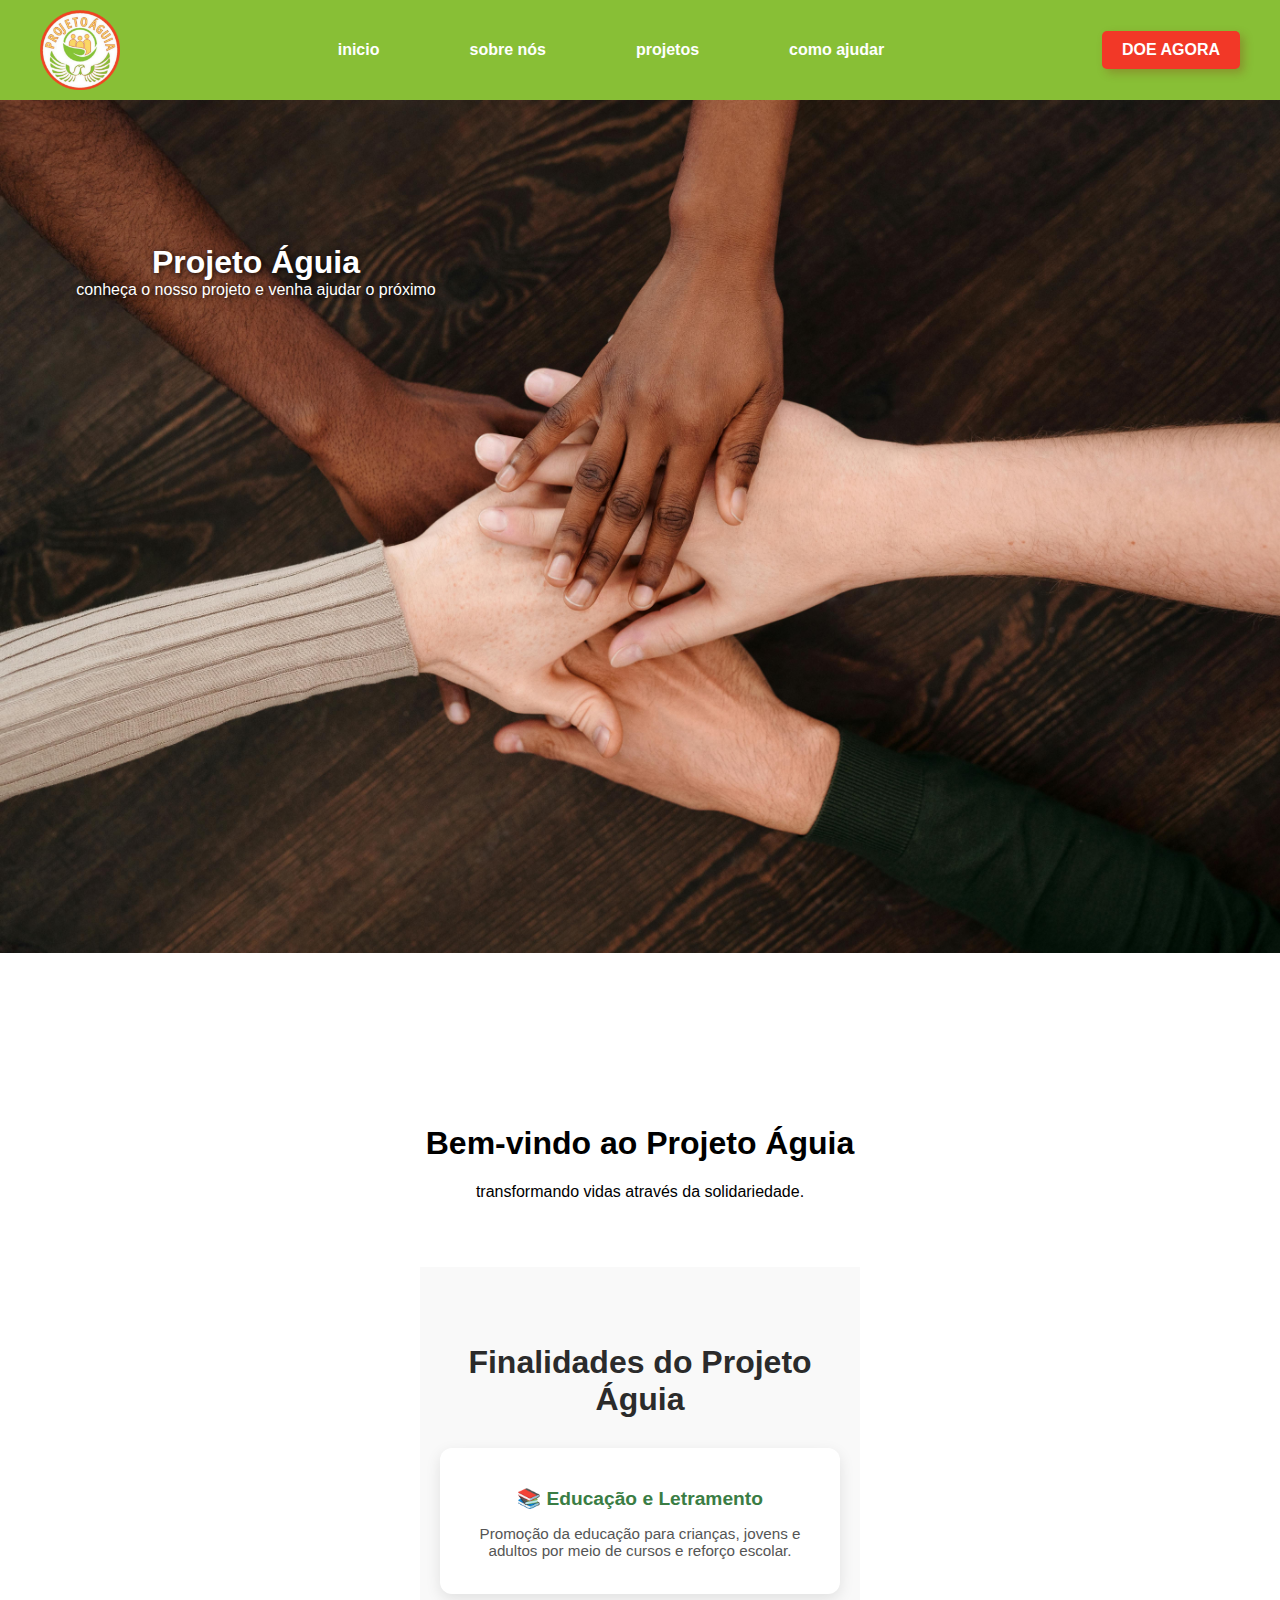
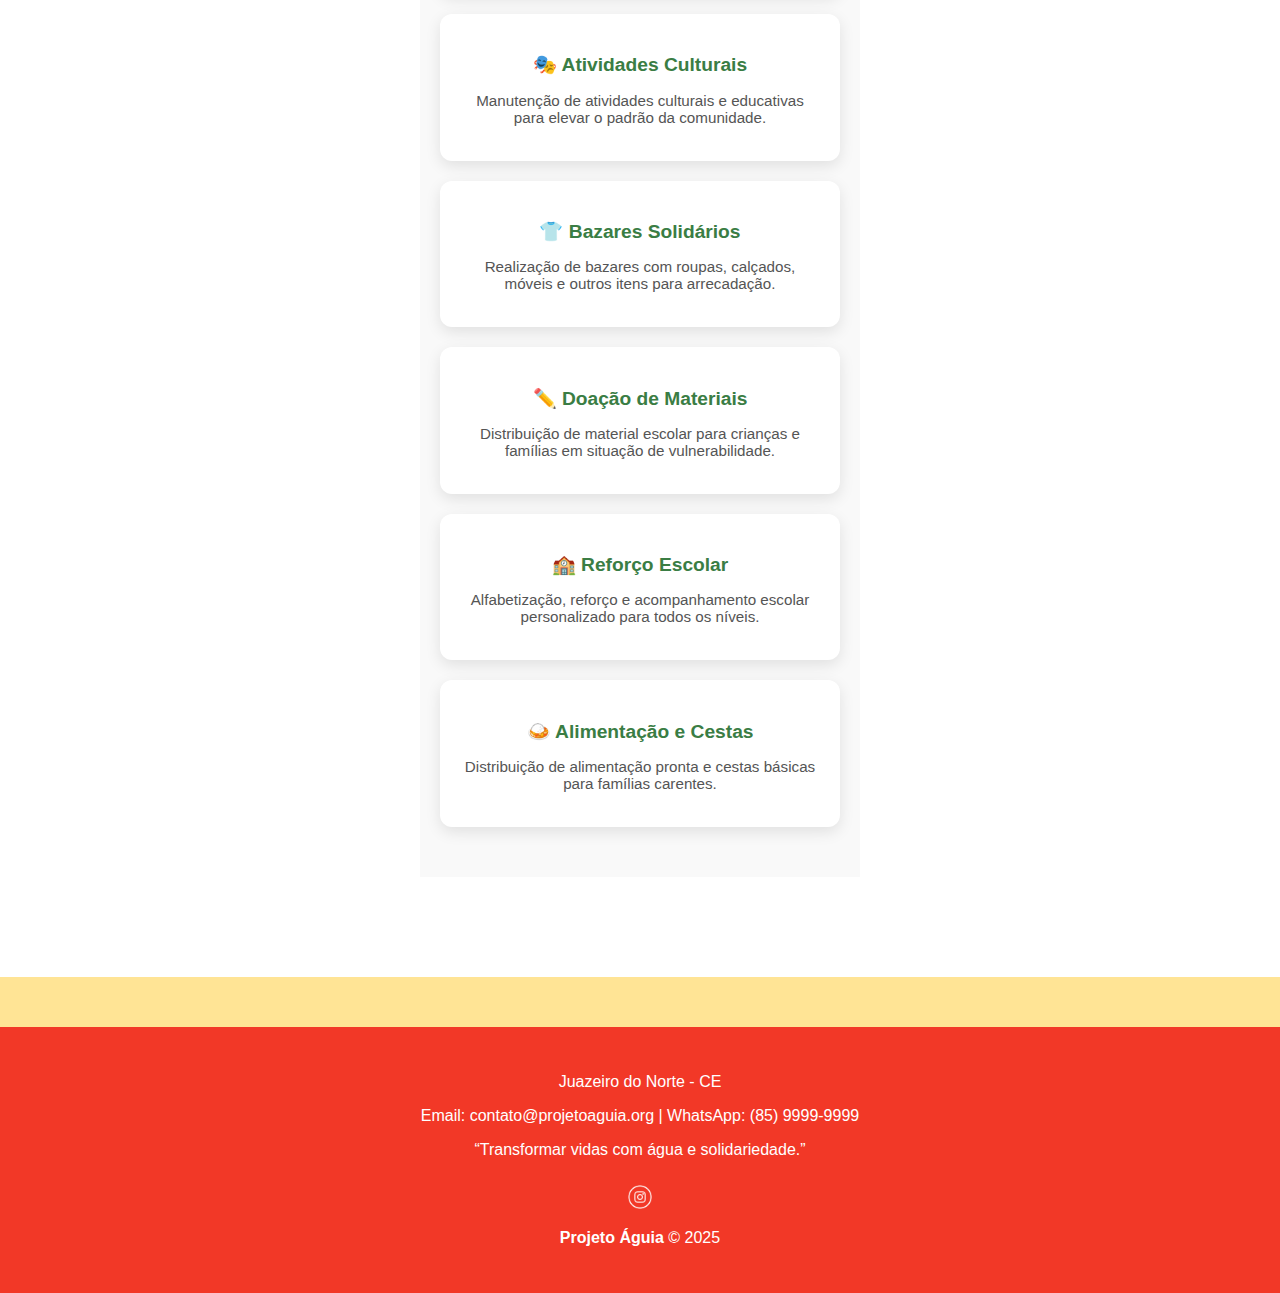
<file: index.html>
<!DOCTYPE html>
<html lang="pt-br">
<head>
    <link rel="shortcut icon" href="imagens/favicon.ico" type="image/x-icon">
    <meta charset="UTF-8">
    <meta name="viewport" content="width=device-width, initial-scale=1.0">
    <title>Projeto Águia</title>
    <link rel="stylesheet" href="css/style.css">

</head>
<body class="home">
    <header class="topo">
        
        <img src="imagens/logo.png" alt="logo" class="logo">
        <nav>
            <ul class="menu">
                <li><a href="#inicio">inicio</a></li>
                <li><a href="sobre.html">sobre nós</a></li>
                <li><a href="projetos.html">projetos</a></li>
                <li><a href="ajudar.html">como ajudar</a></li>
            </ul>
        </nav>
        <a class="doe-agora" href="doeagora.html" target="_blank" rel="next">DOE AGORA</a>
    </header>
 <section class="banner-mosaico">
        <div class="mosaico">
            <img src="imagens/maos.jpg" alt="maos">
            <div class="texto-mosaico">
                <h1>Projeto Águia</h1>
                <p>conheça o nosso projeto e venha ajudar o próximo</p>
            </div>
        </div>
        
    </section>
    <main>
        <section class="destaques">
            <h1>Bem-vindo ao Projeto Águia</h1>
            <p>transformando vidas através da solidariedade.</p>
        </section>

        <section id="inicio">
            <div class="inicio-texto">
                <section class="finalidades">
  <h2>Finalidades do Projeto Águia</h2>
  <div class="cards">
    <div class="card">
      <h3>📚 Educação e Letramento</h3>
      <p>Promoção da educação para crianças, jovens e adultos por meio de cursos e reforço escolar.</p>
    </div>

    <div class="card">
      <h3>🎭 Atividades Culturais</h3>
      <p>Manutenção de atividades culturais e educativas para elevar o padrão da comunidade.</p>
    </div>

    <div class="card">
      <h3>👕 Bazares Solidários</h3>
      <p>Realização de bazares com roupas, calçados, móveis e outros itens para arrecadação.</p>
    </div>

    <div class="card">
      <h3>✏️ Doação de Materiais</h3>
      <p>Distribuição de material escolar para crianças e famílias em situação de vulnerabilidade.</p>
    </div>

    <div class="card">
      <h3>🏫 Reforço Escolar</h3>
      <p>Alfabetização, reforço e acompanhamento escolar personalizado para todos os níveis.</p>
    </div>

    <div class="card">
      <h3>🍛 Alimentação e Cestas</h3>
      <p>Distribuição de alimentação pronta e cestas básicas para famílias carentes.</p>
    </div>
  </div>
</section>

            </div>
        </section>
    </main>

<footer>
        
  <div class="footer-container">
    
    <p>Juazeiro do Norte - CE</p>
    <p>Email: contato@projetoaguia.org | WhatsApp: (85) 9999-9999</p>
    <p>“Transformar vidas com água e solidariedade.”</p>
    <div class="social-links">
      <a href="https://www.instagram.com/projetosocialaguia?utm_source=ig_web_button_share_sheet&igsh=ZDNlZDc0MzIxNw==" target="_blank">
        <img src="imagens/Instagram_logo.png" alt="Instagram" width="24">
      </a>
      <p><strong>Projeto Águia</strong> © 2025</p>
    </div>
  </div>
</footer>  
</body>
</html>
</file>
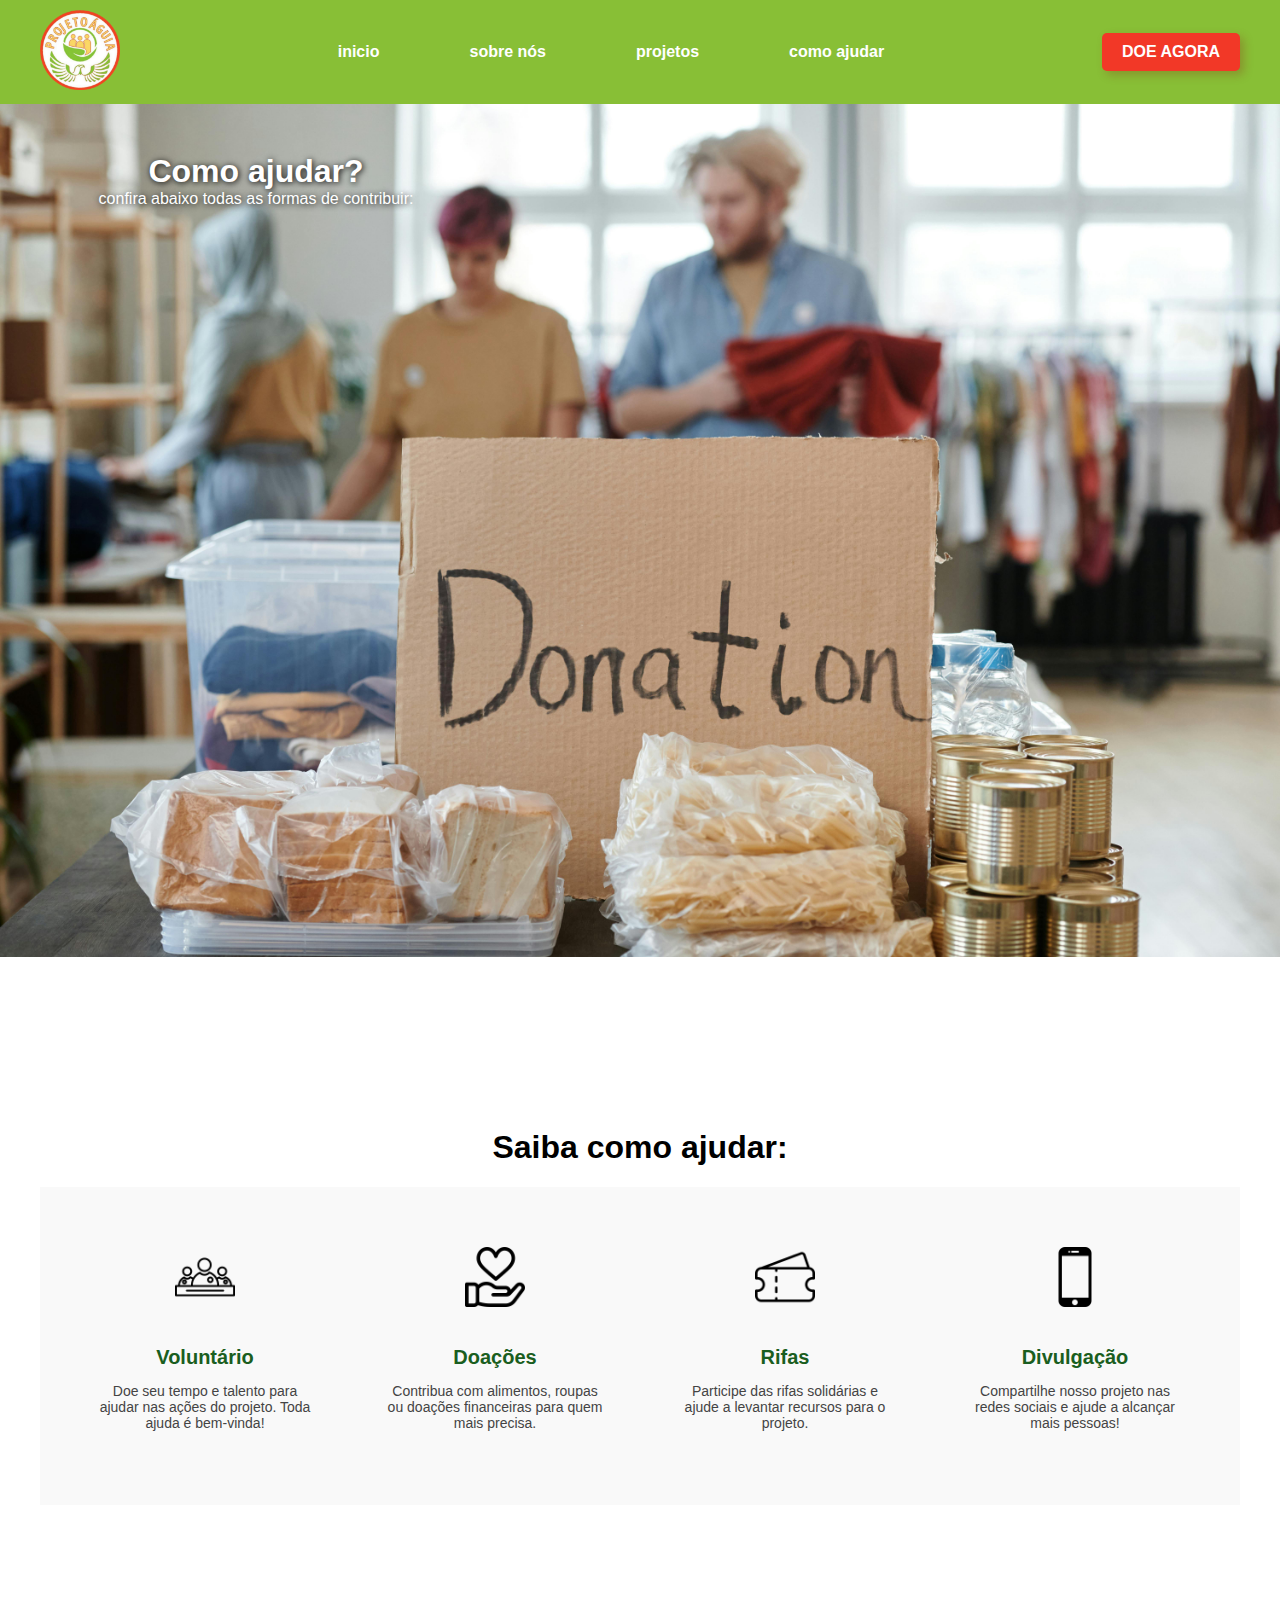
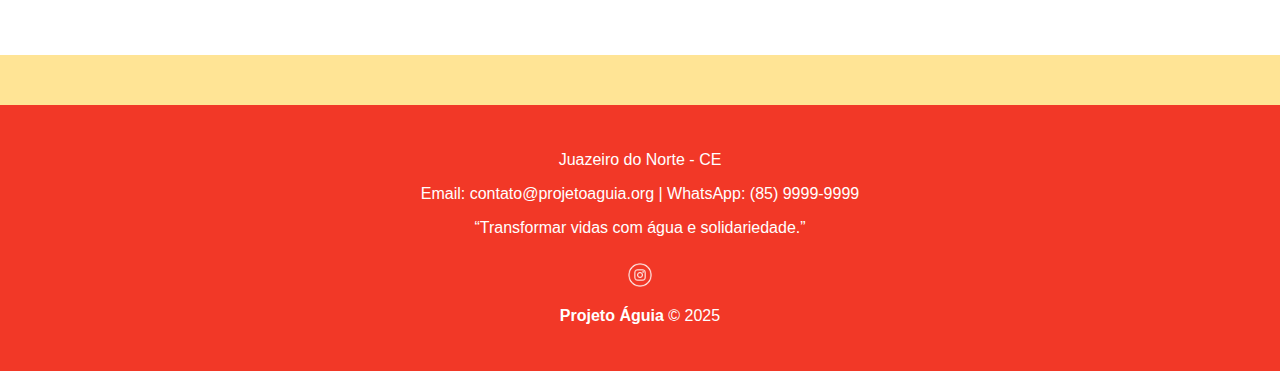
<file: ajudar.html>
<!DOCTYPE html>
<html lang="en">
<head>
    <meta charset="UTF-8">
    <meta name="viewport" content="width=device-width, initial-scale=1.0">
    <title>Como-Ajudar</title>
    <link rel="shortcut icon" href="imagens/favicon.ico" type="image/x-icon">
    <link rel="stylesheet" href="css/style.css">
</head>
<body class="ajudar">
    <header class="topo">
        
         <a href="index.html"><img src="imagens/logo.png" alt="logo" class="logo"></a>
        <nav>
            <ul class="menu">
                <li><a href="index.html">inicio</a></li>
                <li><a href="sobre.html">sobre nós</a></li>
                <li><a href="projetos.html">projetos</a></li>
                <li><a href="ajudar.html">como ajudar</a></li>
            </ul>
        </nav>
        <a class="doe-agora" href="doeagora.html" target="_blank" rel="next">DOE AGORA</a>
    </header>
 <section class="banner-mosaico">
        <div class="mosaico">
            <img src="imagens/donation.jpg" alt="donation">
            <div class="texto-mosaico">
                <h1>Como ajudar?</h1>
                <p>confira abaixo todas as formas de contribuir:</p>
            </div>
        </div>
        
    </section>
    <main>
        <section class="destaques">
            <h1>Saiba como ajudar:</h1>
             <section class="acoes">
  <div class="acao">
    <img src="imagens/peopel.png" alt="Voluntário">
    <h3>Voluntário</h3>
    <p>Doe seu tempo e talento para ajudar nas ações do projeto. Toda ajuda é bem-vinda!</p>
  </div>
  <div class="acao">
    <img src="imagens/heart.png" alt="Doações">
    <h3>Doações</h3>
    <p>Contribua com alimentos, roupas ou doações financeiras para quem mais precisa.</p>
  </div>
  <div class="acao">
    <img src="imagens/ticket.png" alt="Rifas">
    <h3>Rifas</h3>
    <p>Participe das rifas solidárias e ajude a levantar recursos para o projeto.</p>
  </div>
  <div class="acao">
    <img src="imagens/smartphone.png" alt="Divulgação">
    <h3>Divulgação</h3>
    <p>Compartilhe nosso projeto nas redes sociais e ajude a alcançar mais pessoas!</p>
  </div>
</section>

        </section>

    </main>
   

<footer>
        
  <div class="footer-container">
    
    <p>Juazeiro do Norte - CE</p>
    <p>Email: contato@projetoaguia.org | WhatsApp: (85) 9999-9999</p>
    <p>“Transformar vidas com água e solidariedade.”</p>
    <div class="social-links">
      <a href="https://www.instagram.com/projetosocialaguia?utm_source=ig_web_button_share_sheet&igsh=ZDNlZDc0MzIxNw==" target="_blank">
        <img src="imagens/Instagram_logo.png" alt="Instagram" width="24">
      </a>
      <p><strong>Projeto Águia</strong> © 2025</p>
    </div>
  </div>
</footer>  
    

    
</body>
</html>
</file>
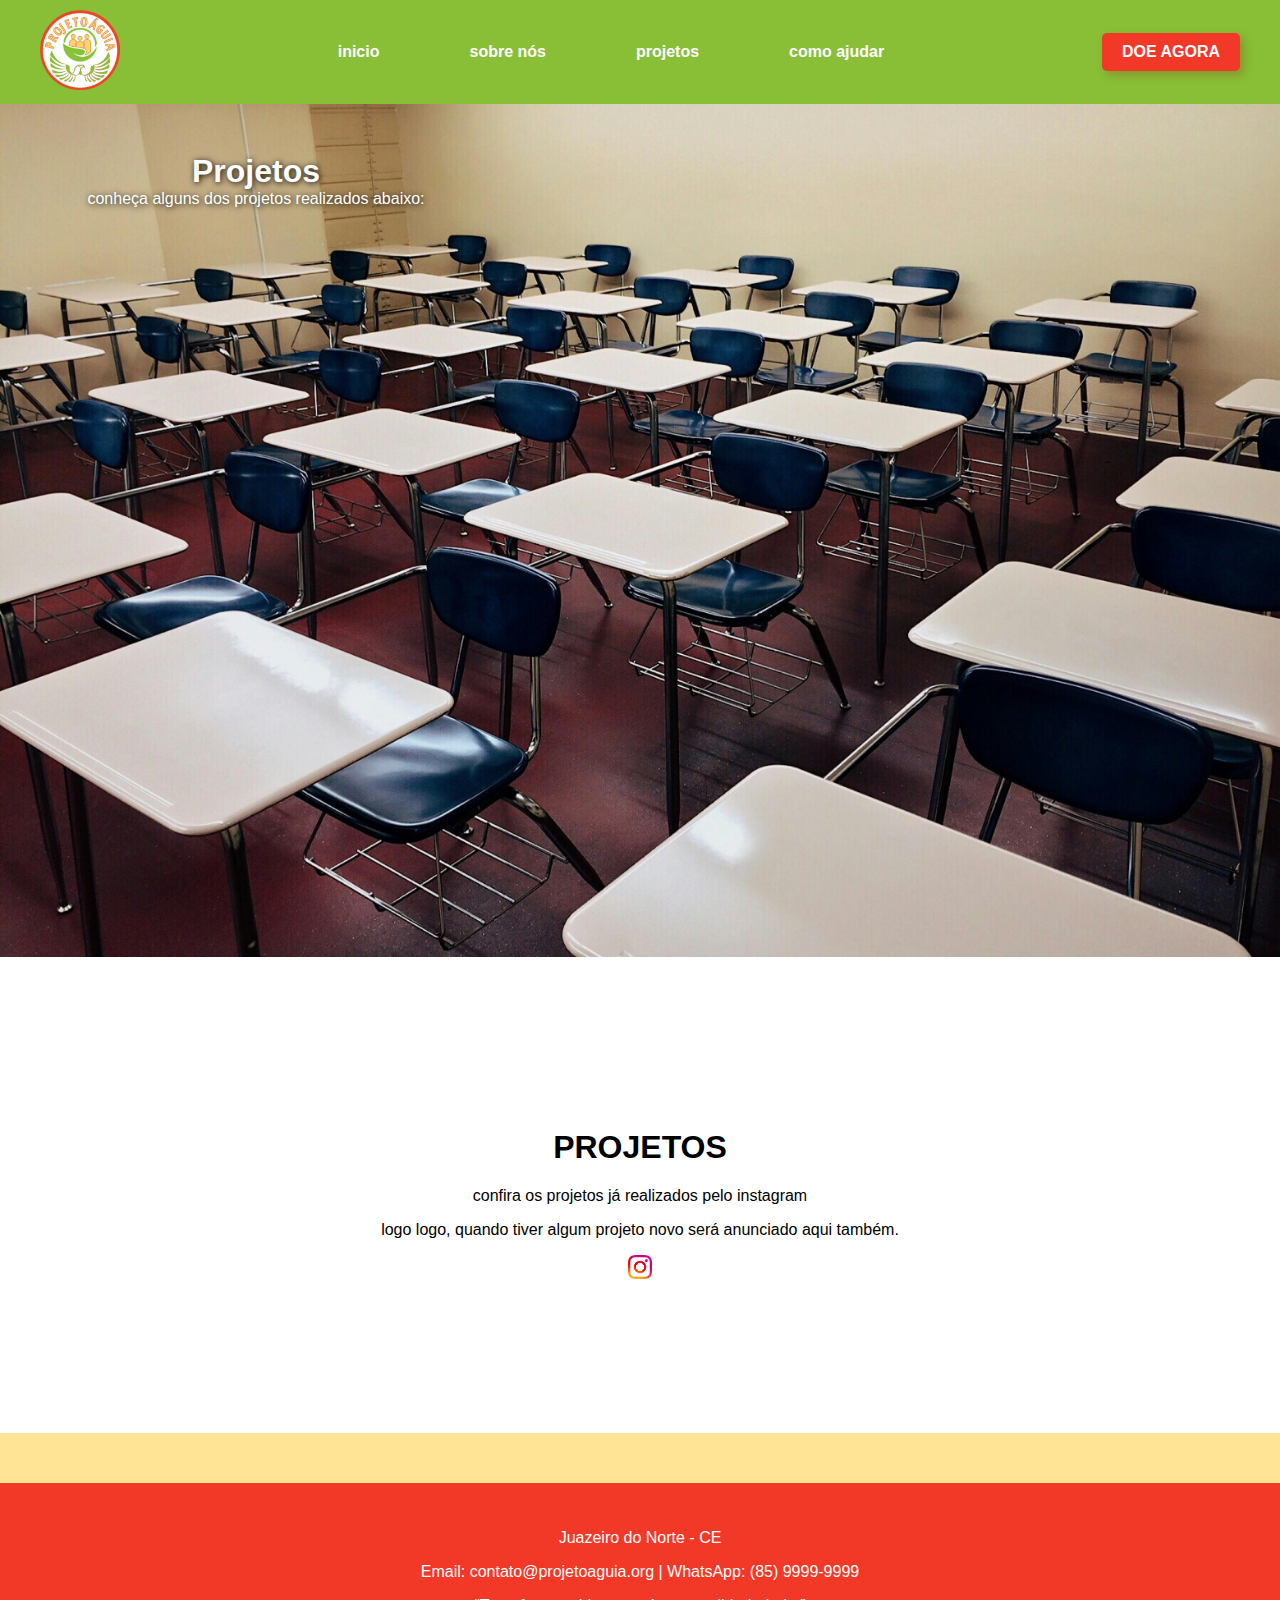
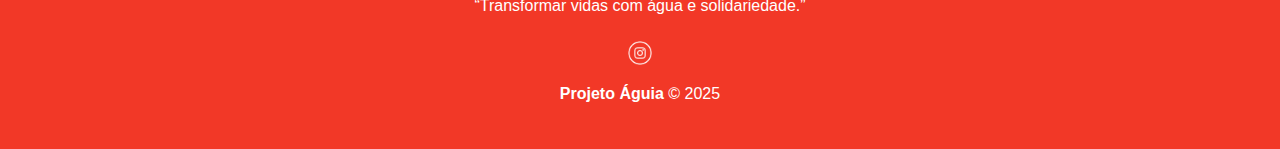
<file: projetos.html>
<!DOCTYPE html>
<html lang="pt-br">
<head>
    <meta charset="UTF-8">
    <meta name="viewport" content="width=device-width, initial-scale=1.0">
    <title>Projetos</title>
    <link rel="shortcut icon" href="imagens/favicon.ico" type="image/x-icon">
    <link rel="stylesheet" href="css/style.css">
</head>
    <body class="projetos">
    <header class="topo">
        
         <a href="index.html"><img src="imagens/logo.png" alt="logo" class="logo"></a>
        <nav>
            <ul class="menu">
                <li><a href="index.html">inicio</a></li>
                <li><a href="sobre.html">sobre nós</a></li>
                <li><a href="projetos.html">projetos</a></li>
                <li><a href="ajudar.html">como ajudar</a></li>
            </ul>
        </nav>
        <a class="doe-agora" href="doeagora.html" target="_blank" rel="next">DOE AGORA</a>
    </header>
 <section class="banner-mosaico">
        <div class="mosaico">
            <img src="imagens/sala-de-aula.jpg" alt="classroom">
            <div class="texto-mosaico">
                <h1>Projetos</h1>
                <p>conheça alguns dos projetos realizados abaixo:</p>
            </div>
        </div>
        
    </section>
    <main>
        <section class="destaques">
            <h1>PROJETOS</h1>
            <p>confira os projetos já realizados pelo instagram</p>
            <p>logo logo, quando tiver algum projeto novo será anunciado aqui também.</p>
             <a href="https://www.instagram.com/projetosocialaguia?utm_source=ig_web_button_share_sheet&igsh=ZDNlZDc0MzIxNw==" target="_blank">
        <img src="imagens/Instagram-Gradient-Logo-PNG.png" alt="Instagram" width="24">
      </a>
        </section>
        
    </main>

<footer>
        
  <div class="footer-container">
    
    <p>Juazeiro do Norte - CE</p>
    <p>Email: contato@projetoaguia.org | WhatsApp: (85) 9999-9999</p>
    <p>“Transformar vidas com água e solidariedade.”</p>
    <div class="social-links">
      <a href="https://www.instagram.com/projetosocialaguia?utm_source=ig_web_button_share_sheet&igsh=ZDNlZDc0MzIxNw==" target="_blank">
        <img src="imagens/Instagram_logo.png" alt="Instagram" width="24">
      </a>
      <p><strong>Projeto Águia</strong> © 2025</p>
    </div>
  </div>
</footer>  
    
    
</body>
</html>
</file>
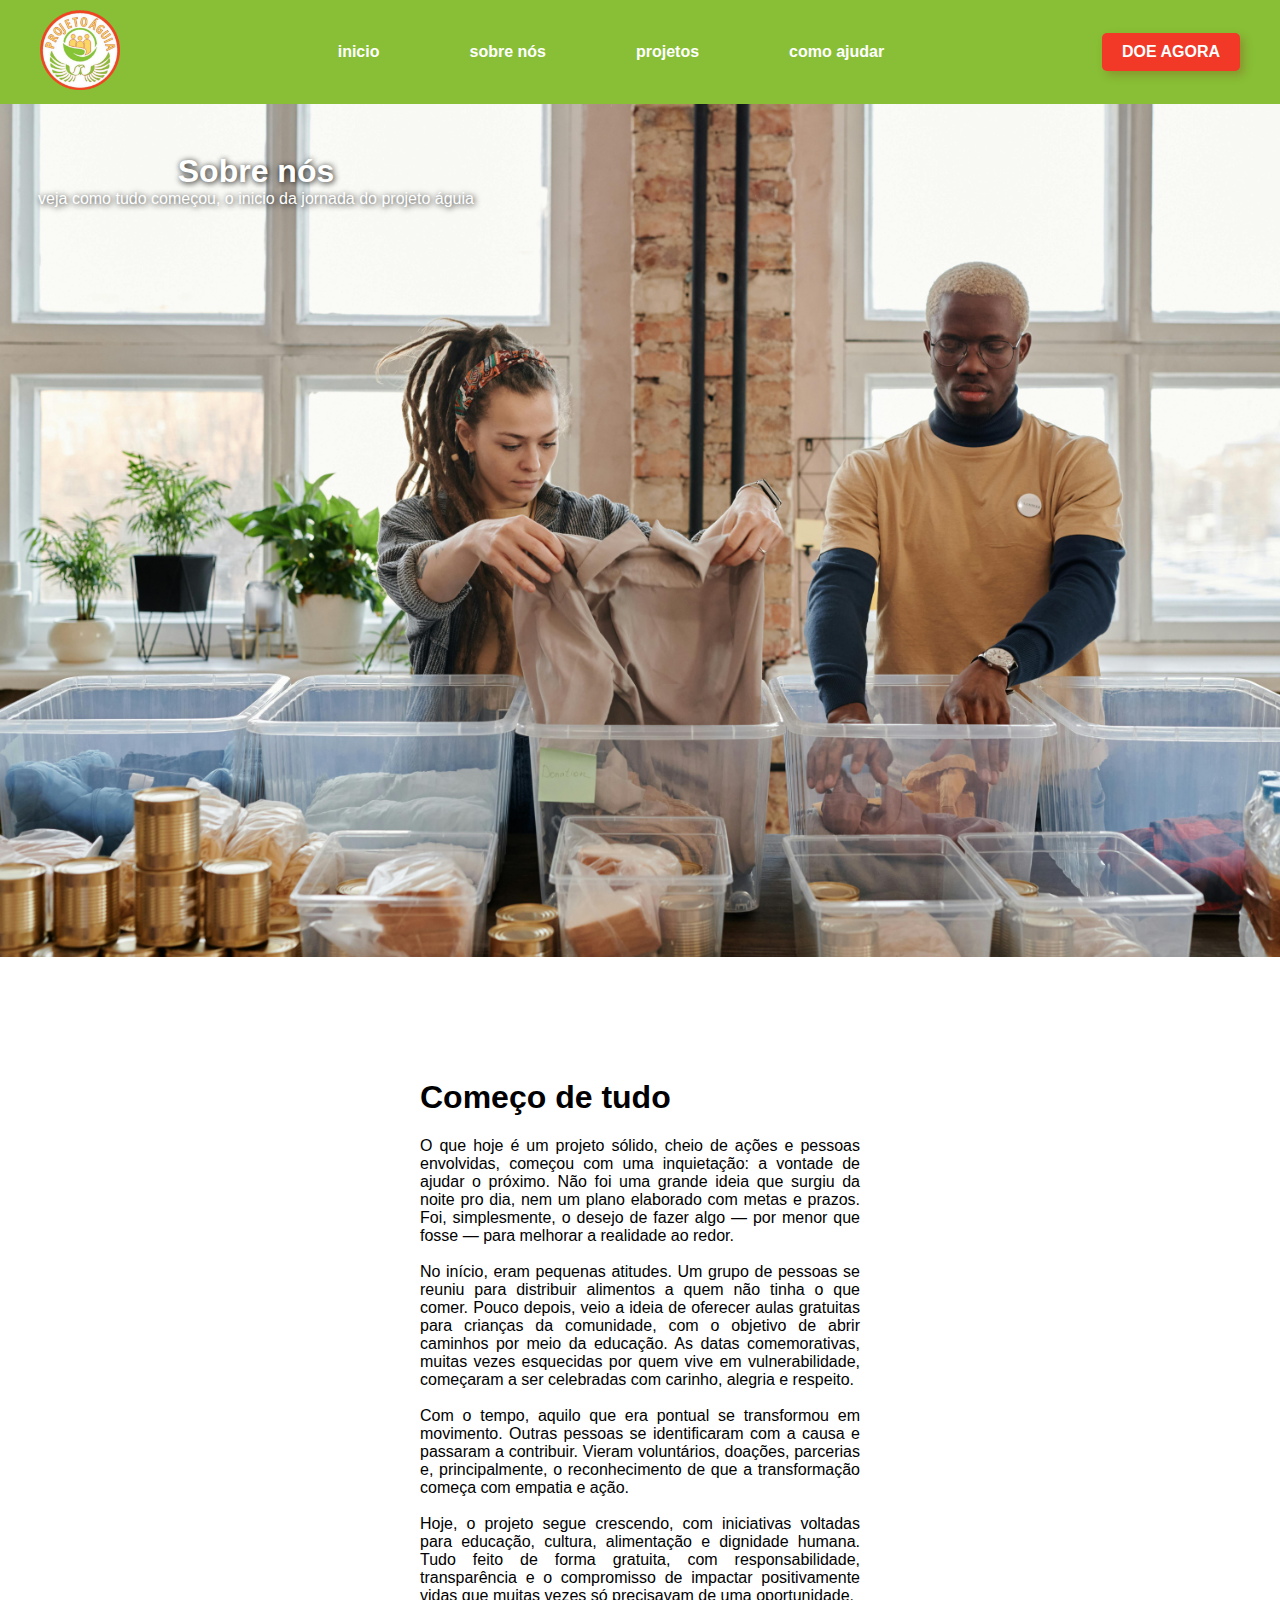
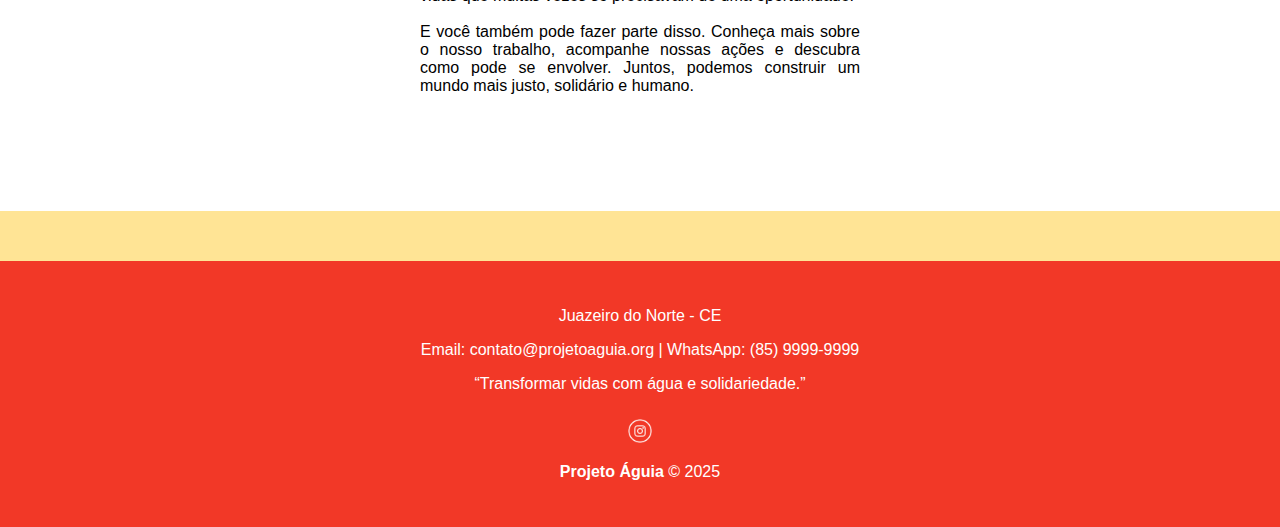
<file: sobre.html>
<!DOCTYPE html>
<html lang="pt-br">
<head>
    <meta charset="UTF-8">
    <meta name="viewport" content="width=device-width, initial-scale=1.0">
    <title>Sobre-Nós</title>
    <link rel="shortcut icon" href="imagens/favicon.ico" type="image/x-icon">
    <link rel="stylesheet" href="css/style.css">
</head>
<body class="sobre">
     <header class="topo">
        
        <a href="index.html"><img src="imagens/logo.png" alt="logo" class="logo"></a>
        <nav>
            <ul class="menu">
                <li><a href="index.html">inicio</a></li>
                <li><a href="sobre.html">sobre nós</a></li>
                <li><a href="projetos.html">projetos</a></li>
                <li><a href="ajudar.html">como ajudar</a></li>
            </ul>
        </nav>
        <a class="doe-agora" href="doeagora.html" target="_blank" rel="next">DOE AGORA</a>
    </header>
 <section class="banner-mosaico">
        <div class="mosaico">
            <img src="imagens/helping.jpg" alt="helping">
            <div class="texto-mosaico">
                <h1>Sobre nós</h1>
                <p>veja como tudo começou, o inicio da jornada do projeto águia</p>
            </div>
        </div>
        
    </section>
     <main>

        <section id="inicio">
            <div class="inicio-texto">
                <h1>Começo de tudo</h1>
            <p>O que hoje é um projeto sólido, cheio de ações e pessoas envolvidas, começou com uma inquietação: a vontade de ajudar o próximo. Não foi uma grande ideia que surgiu da noite pro dia, nem um plano elaborado com metas e prazos. Foi, simplesmente, o desejo de fazer algo — por menor que fosse — para melhorar a realidade ao redor. <br> <br>


            No início, eram pequenas atitudes. Um grupo de pessoas se reuniu para distribuir alimentos a quem não tinha o que comer. Pouco depois, veio a ideia de oferecer aulas gratuitas para crianças da comunidade, com o objetivo de abrir caminhos por meio da educação. As datas comemorativas, muitas vezes esquecidas por quem vive em vulnerabilidade, começaram a ser celebradas com carinho, alegria e respeito.
            <br> <br>
            Com o tempo, aquilo que era pontual se transformou em movimento. Outras pessoas se identificaram com a causa e passaram a contribuir. Vieram voluntários, doações, parcerias e, principalmente, o reconhecimento de que a transformação começa com empatia e ação.
            <br> <br>
            Hoje, o projeto segue crescendo, com iniciativas voltadas para educação, cultura, alimentação e dignidade humana. Tudo feito de forma gratuita, com responsabilidade, transparência e o compromisso de impactar positivamente vidas que muitas vezes só precisavam de uma oportunidade.
            <br> <br>
            E você também pode fazer parte disso. Conheça mais sobre o nosso trabalho, acompanhe nossas ações e descubra como pode se envolver. Juntos, podemos construir um mundo mais justo, solidário e humano.  

</p>
            </div>
        </section>
    </main>

   <footer>
        
  <div class="footer-container">
    
    <p>Juazeiro do Norte - CE</p>
    <p>Email: contato@projetoaguia.org | WhatsApp: (85) 9999-9999</p>
    <p>“Transformar vidas com água e solidariedade.”</p>
    <div class="social-links">
      <a href="https://www.instagram.com/projetosocialaguia?utm_source=ig_web_button_share_sheet&igsh=ZDNlZDc0MzIxNw==" target="_blank">
        <img src="imagens/Instagram_logo.png" alt="Instagram" width="24">
      </a>
      <p><strong>Projeto Águia</strong> © 2025</p>
    </div>
  </div>
</footer>  
    
</body>
</html>
</file>
<file: css/style.css>
@charset "UTF-8";

 .topo{
    background-color: #88BF36;
    color: white;
    display: flex;
    justify-content: space-between;
    align-items: center;
    padding: 10px 40px;
    position: sticky;
    top: 0;
    z-index: 1000;
}

body {
    margin: 0;
    padding: 0%;
    width: 100%; 
    font-family: arial, Arial, Helvetica, sans-serif;
    background-color: #ffe495;
    color: #000000;
    
    
}

header{
    background-color: #88BF36 ;
    color: white;
    padding: 10px 20px;
    display: flex;
    align-items: center;
    justify-content: space-between;
}

.logo {
    height: 80px;

}

nav ul{
    list-style: none;
    display: flex;
    gap: 90px;
    margin: 0;
    padding: 0;
}

nav a {

    color: white;
    text-decoration: none;
    font-weight: bold;
    transition: 0.3s;
}

 main{
    text-align: center;
    padding: 100px 20px;
    background-color: white;
}
.destaques {
    padding: 50px 20px;
    text-align: center;
    background-color: ffe495;
}

footer{
    background-color: #88BF36;
    color: white;
    text-align: center;
    padding: 15px;
    margin-top: 50px;
}

.doe-agora{
    background-color: #F23827;
    color: white;
    padding: 10px 20px;
    border-radius: 5px;
    text-decoration: none;
    font-weight: bold;
    box-shadow: 4px 4px 10px #88201745;

}

.doe-agora:hover{
    box-shadow: 5px 5px 15px #2e4012a8;
}

.home .banner-mosaico{
    position: relative;
    display: flex;
    flex-wrap: wrap;
    max-width: 100%;
    height: auto;
    overflow: hidden;
}

.mosaico{
    display: flex;
    flex-wrap: wrap;
    width: 100%;
}

.mosaico img{
    width: 100%;
    height: auto;
    object-fit: cover;
}

.texto-mosaico {
  position: absolute;
  top: 20%;
  left: 20%;
  transform: translate(-50%, -50%);
  color: white;
  text-align: center;
  text-shadow: 1px 1px 6px black;
  padding: 20px;
  max-width: 90%;
}

.texto-mosaico h1,
.texto-mosaico p {
  padding: 0;
  margin: 0 auto;
  text-align: center;
}



 li a:hover{
    
    color: #ffda6b;
    text-shadow: 3px 3px 4px rgba(70, 70, 70, 0.474);
}

html{
    scroll-behavior: smooth;
}

.inicio-texto {
    padding-left: 400px;
    padding-right: 400px;
    text-align: justify;
}

footer {
  background-color: #F23827;
  color: white;
  padding: 30px;
  text-align: center;
}

footer a img {
  margin-top: 10px;
  filter: brightness(0) invert(1);
  transition: 0.3s;
}

footer a img:hover {
  transform: scale(1.1);
}

.acoes {
  display: flex;
  justify-content: space-around;
  flex-wrap: wrap;
  padding: 40px 20px;
  background-color: #f9f9f9;
  text-align: center;
}

.acao {
  width: 220px;
  margin: 20px;
}

.acao img {
  width: 60px;
  margin-bottom: 15px;
}

.acao h3 {
  color: #1a5e20;
  font-size: 20px;
  margin-bottom: 10px;
}

.acao p {
  font-size: 14px;
  color: #444;
}

.finalidades {
  background-color: #f9f9f9;
  padding: 50px 20px;
  text-align: center;
}

.finalidades h2 {
  font-size: 2em;
  margin-bottom: 30px;
  color: #2b2b2b;
}

.cards {
  display: grid;
  grid-template-columns: repeat(auto-fit, minmax(280px, 1fr));
  gap: 20px;
  max-width: 1200px;
  margin: 0 auto;
}

.card {
  background-color: white;
  border-radius: 12px;
  box-shadow: 0 5px 15px rgba(0,0,0,0.1);
  padding: 20px;
  transition: transform 0.2s;
}

.card:hover {
  transform: translateY(-5px);
}

.card h3 {
  color: #3a7d44;
  font-size: 1.2em;
  margin-bottom: 10px;
}

.card p {
  color: #555;
  font-size: 0.95em;
}

@media (max-width: 768px) {
header {
  flex-direction: column;
  gap: 15px;
  padding: 15px;
}

nav ul {
  flex-direction: column;
  align-items: center;
  gap: 15px;
}


  nav a {
    display: block;
    margin: 10px 0;
  }

  .banner-texto {
    font-size: 1.2rem;
    text-align: center;
    padding: 10px;
  }

img {
  max-width: 100%;
  height: auto;
}

}
</file>
